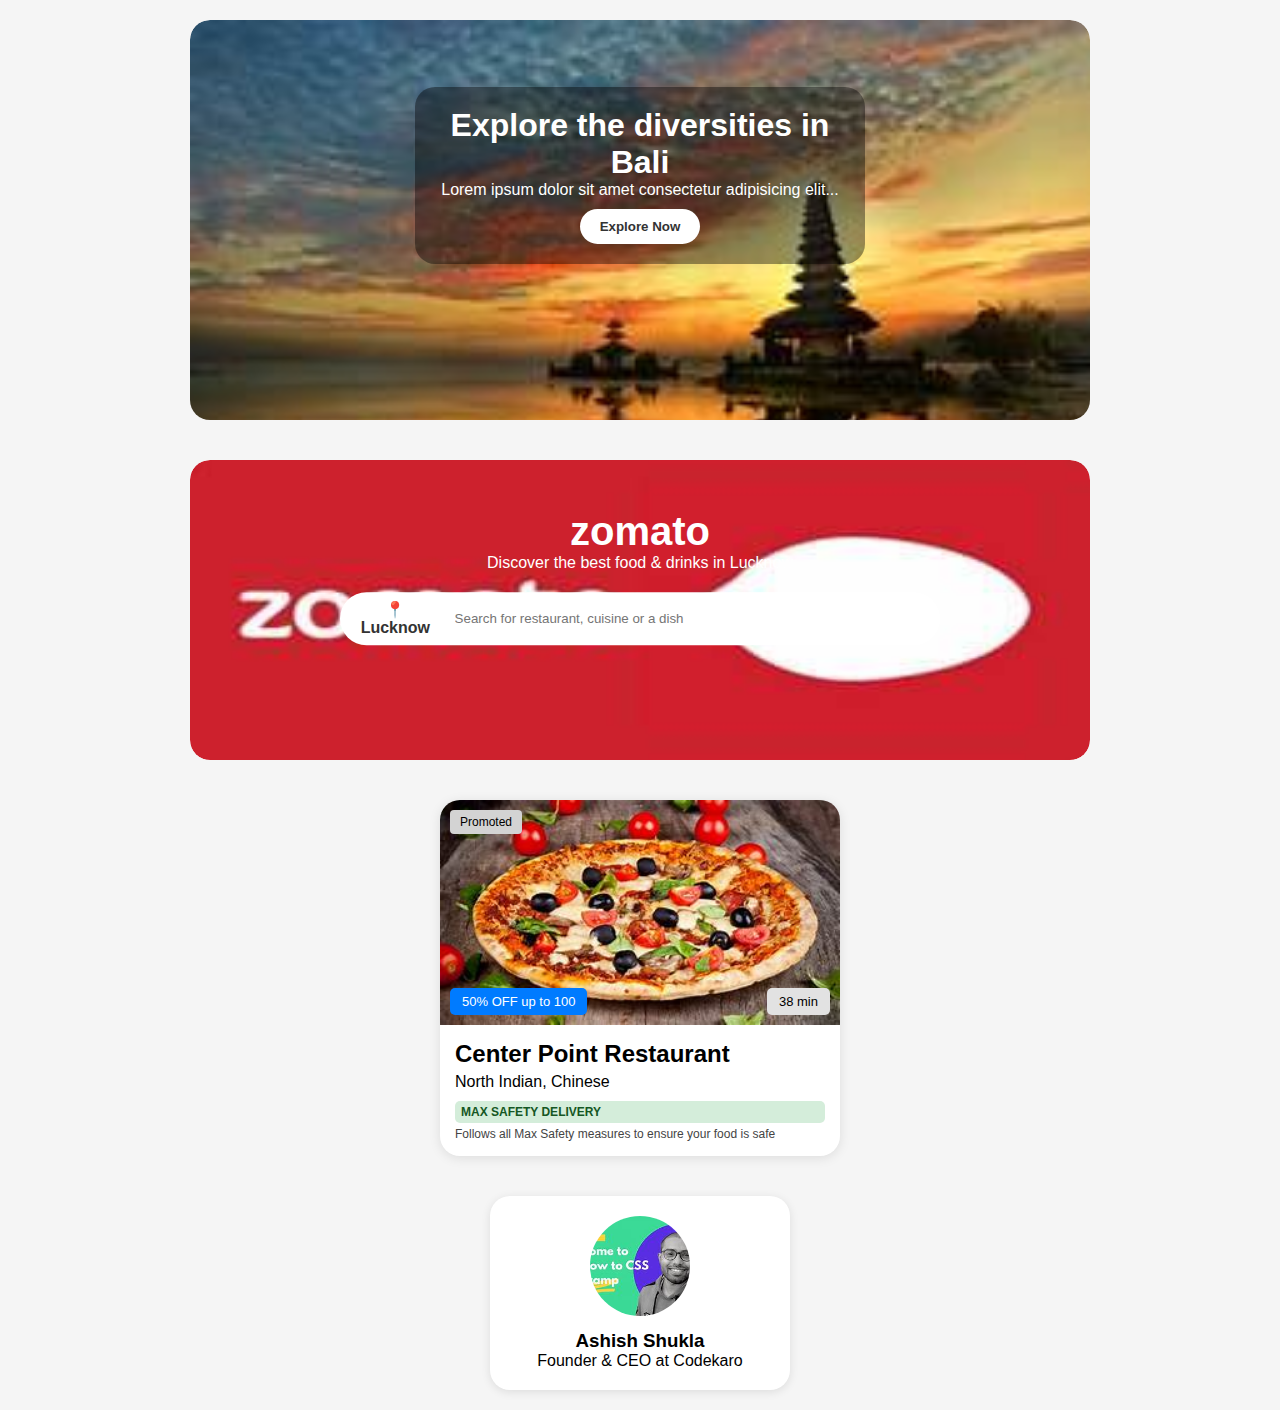
<file: assignment2/index.html>
<!DOCTYPE html>
<html lang="en">
<head>
  <meta charset="UTF-8" />
  <meta name="viewport" content="width=device-width, initial-scale=1.0"/>
  <title>CSS Position Layout</title>
  <link rel="stylesheet" href="styles.css" />
</head>
<body>

  <!-- Hero Section -->
  <div class="hero-section">
    <img src="./img/th.jpeg" alt="Beach" class="hero-bg">
    <div class="hero-content">
      <h1>Explore the diversities in Bali</h1>
      <p>Lorem ipsum dolor sit amet consectetur adipisicing elit...</p>
      <button>Explore Now</button>
    </div>
  </div>

  <!-- Zomato-style Search Banner -->
  <div class="zomato-banner">
    <img src="./img/th (3).jpeg" alt="Food Background">
    <div class="zomato-content">
      <h1><span class="highlight">zomato</span></h1>
      <p>Discover the best food & drinks in Lucknow</p>
      <div class="search-bar">
        <span class="location">📍 Lucknow</span>
        <input type="text" placeholder="Search for restaurant, cuisine or a dish">
      </div>
    </div>
  </div>

  <!-- Restaurant Card -->
  <div class="restaurant-card">
    <div class="restaurant-img">
      <img src="./img/th (1).jpeg" alt="Food">
      <span class="badge">Promoted</span>
      <span class="offer">50% OFF up to 100</span>
      <span class="time">38 min</span>
    </div>
    <div class="restaurant-info">
      <h2>Center Point Restaurant</h2>
      <p>North Indian, Chinese</p>
      <div class="safety-box">
        <span class="safety-label">MAX SAFETY DELIVERY</span>
        <span class="safety-text">Follows all Max Safety measures to ensure your food is safe</span>
      </div>
    </div>
  </div>

  <!-- Profile Card -->
  <div class="profile-card">
    <img src="./img/th (2).jpeg" alt="Ashish Shukla">
    <h3>Ashish Shukla</h3>
    <p>Founder & CEO at Codekaro</p>
  </div>

</body>
</html>
</file>
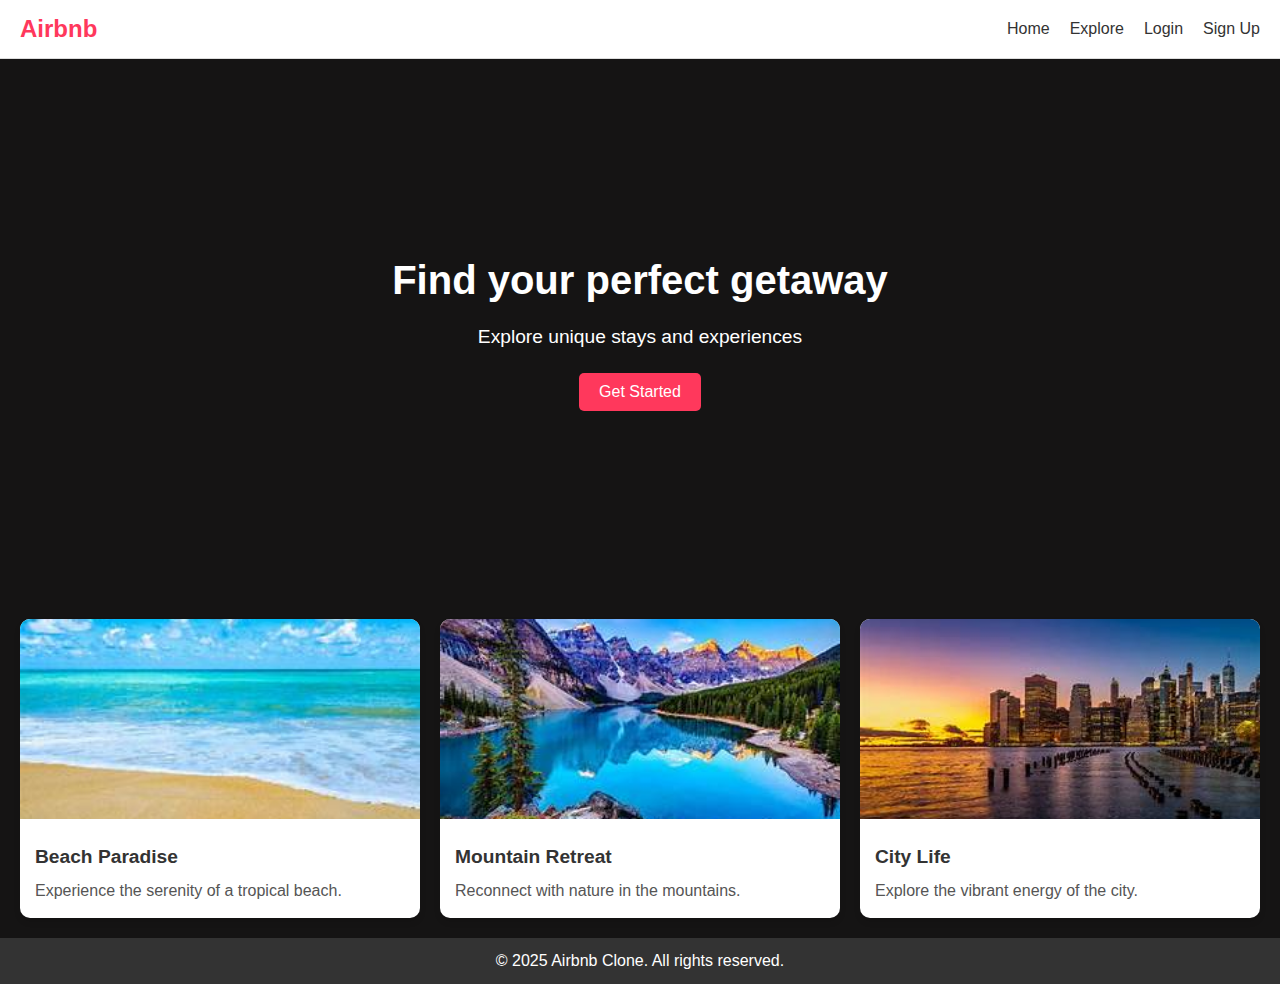
<file: assignment3/index.html>
<!DOCTYPE html>
<html lang="en">
<head>
    <meta charset="UTF-8">
    <meta name="viewport" content="width=device-width, initial-scale=1.0">
    <title>Airbnb Clone</title>
    <style>
        * {
            margin: 0;
            padding: 0;
            box-sizing: border-box;
        }

        body {
            font-family: Arial, sans-serif;
            line-height: 1.6;
            background-color: #151414;
            color: #333;
        }

        header {
            background-color: white;
            border-bottom: 1px solid #ddd;
            padding: 10px 20px;
            display: flex;
            justify-content: space-between;
            align-items: center;
        }

        header .logo {
            font-size: 1.5rem;
            font-weight: bold;
            color: #ff385c;
        }

        nav ul {
            list-style: none;
            display: flex;
            gap: 20px;
        }

        nav ul li {
            font-size: 1rem;
        }

        nav ul li a {
            text-decoration: none;
            color: #333;
        }

        .hero {
            display: flex;
            flex-direction: column;
            align-items: center;
            justify-content: center;
            text-align: center;
            background-image: url('https://source.unsplash.com/1600x900/?travel');
            background-size: cover;
            background-position: center;
            height: 60vh;
            color: white;
        }

        .hero h1 {
            font-size: 2.5rem;
            margin-bottom: 10px;
        }

        .hero p {
            font-size: 1.2rem;
            margin-bottom: 20px;
        }

        .hero button {
            padding: 10px 20px;
            font-size: 1rem;
            background-color: #ff385c;
            color: white;
            border: none;
            border-radius: 5px;
            cursor: pointer;
        }

        .hero button:hover {
            background-color: #e12d51;
        }

        .cards {
            display: grid;
            grid-template-columns: repeat(auto-fit, minmax(300px, 1fr));
            gap: 20px;
            padding: 20px;
        }

        .card {
            background-color: white;
            border-radius: 10px;
            overflow: hidden;
            box-shadow: 0 4px 6px rgba(0, 0, 0, 0.1);
        }

        .card img {
            width: 100%;
            height: 200px;
            object-fit: cover;
        }

        .card-content {
            padding: 15px;
        }

        .card-content h3 {
            font-size: 1.2rem;
            margin-bottom: 5px;
        }

        .card-content p {
            font-size: 1rem;
            color: #555;
        }

        footer {
            background-color: #333;
            color: white;
            text-align: center;
            padding: 10px 0;
        }
    </style>
</head>
<body>
    <header>
        <div class="logo">Airbnb</div>
        <nav>
            <ul>
                <li><a href="#">Home</a></li>
                <li><a href="#">Explore</a></li>
                <li><a href="#">Login</a></li>
                <li><a href="#">Sign Up</a></li>
            </ul>
        </nav>
    </header>

    <section class="hero">
        <h1>Find your perfect getaway</h1>
        <p>Explore unique stays and experiences</p>
        <button>Get Started</button>
    </section>

    <section class="cards">
        <div class="card">
            <img src="./img/th (4).jpeg" alt="Beach">
            <div class="card-content">
                <h3>Beach Paradise</h3>
                <p>Experience the serenity of a tropical beach.</p>
            </div>
        </div>
        <div class="card">
            <img src="./img/th.jpeg" alt="Mountain">
            <div class="card-content">
                <h3>Mountain Retreat</h3>
                <p>Reconnect with nature in the mountains.</p>
            </div>
        </div>
        <div class="card">
            <img src="./img/th (1).jpeg" alt="City">
            <div class="card-content">
                <h3>City Life</h3>
                <p>Explore the vibrant energy of the city.</p>
            </div>
        </div>
    </section>

    <footer>
        <p>&copy; 2025 Airbnb Clone. All rights reserved.</p>
    </footer>
</body>
</html>
</file>
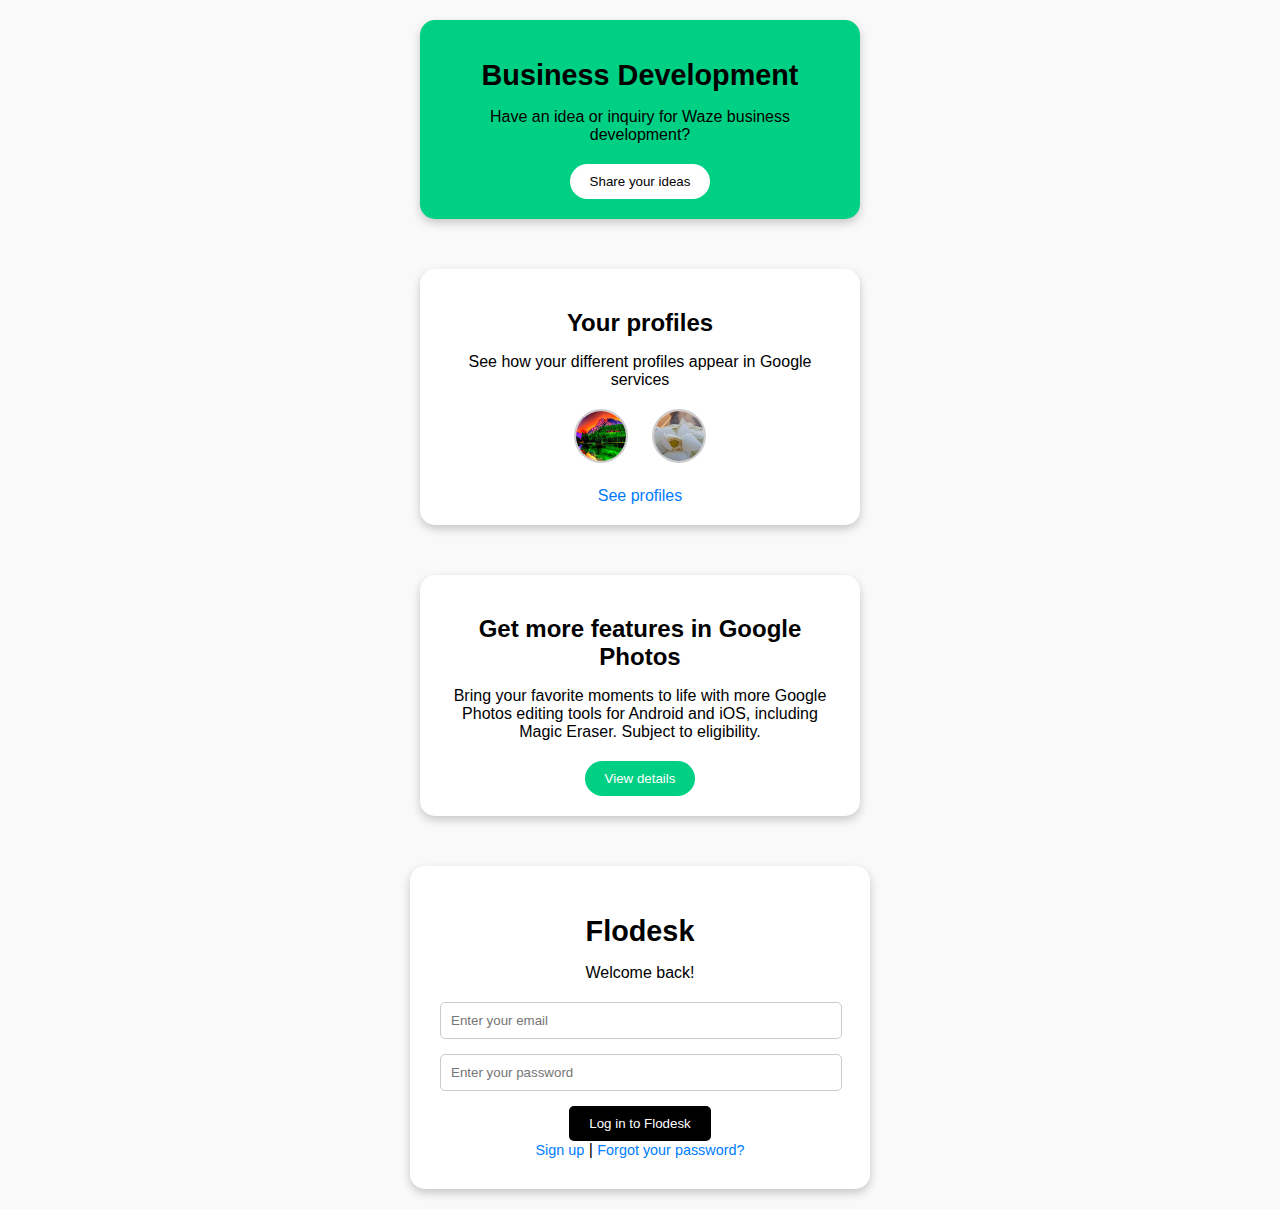
<file: codekaro assignment1/index.html>
<!DOCTYPE html>
<html lang="en">
<head>
  <meta charset="UTF-8">
  <meta name="viewport" content="width=device-width, initial-scale=1.0">
  <title>CodeKaro</title>
  <link rel="stylesheet" href="styles.css">
</head>
<body>
  <!-- Section 1: Business Development Card -->
  <div class="card">
    <h1>Business Development</h1>
    <p>Have an idea or inquiry for Waze business development?</p>
    <button>Share your ideas</button>
  </div>

  <!-- Section 2: Profiles Section -->
  <div class="profiles">
    <h2>Your profiles</h2>
    <p>See how your different profiles appear in Google services</p>
    <div class="profile-images">
      <img src="./848d482f7e204945681711ec0be06e53.jpg" alt="Profile 1">
      <img src="./send-some-beautiful-nature-photos.jpg" alt="Profile 2">
    </div>
    <a href="#" class="see-profiles">See profiles</a>
  </div>

  <!-- Section 3: Google Photos Feature -->
  <div class="google-photos">
    <h2>Get more features in Google Photos</h2>
    <p>Bring your favorite moments to life with more Google Photos editing tools for Android and iOS, including Magic Eraser. Subject to eligibility.</p>
    <button>View details</button>
  </div>

  <!-- Section 4: Login Form -->
  <div class="login-form">
    <h1>Flodesk</h1>
    <p>Welcome back!</p>
    <form>
      <input type="email" placeholder="Enter your email" required>
      <input type="password" placeholder="Enter your password" required>
      <button type="submit">Log in to Flodesk</button>
      <div class="links">
        <a href="#">Sign up</a> | <a href="#">Forgot your password?</a>
      </div>
    </form>
  </div>
</body>
</html>
</file>
<file: assignment2/styles.css>
* {
    box-sizing: border-box;
    margin: 0;
    padding: 0;
    font-family: Arial, sans-serif;
  }
  
  body {
    background: #f5f5f5;
    padding: 20px;
  }
  
  /* Hero Section */
  .hero-section {
    position: relative;
    width: 100%;
    max-width: 900px;
    margin: 0 auto 40px;
    border-radius: 20px;
    overflow: hidden;
    width: 100%;
    height: 400px;
  }
  
  .hero-bg {
    width: 100%;
    display: block;
    border-radius: 20px;
  }
  
  .hero-content {
    position: absolute;
    top: 30%;
    left: 50%;
    transform: translate(-50%, -30%);
    color: white;
    text-align: center;
    background-color: rgba(0,0,0,0.4);
    padding: 20px;
    border-radius: 20px;
  }
  
  .hero-content button {
    margin-top: 10px;
    padding: 10px 20px;
    border: none;
    border-radius: 25px;
    font-weight: bold;
    background: white;
    color: #333;
    cursor: pointer;
  }
  
  /* Zomato Banner */
  .zomato-banner {
    position: relative;
    width: 100%;
    max-width: 900px;
    margin: 0 auto 40px;
    overflow: hidden;
    border-radius: 20px;
  }
  
  .zomato-banner img {
    width: 100%;
    display: block;
    border-radius: 20px;
    width: 100%;
    height: 300px;
  }
  
  .zomato-content {
    position: absolute;
    top: 30%;
    left: 50%;
    transform: translate(-50%, -30%);
    color: white;
    text-align: center;
    width: 90%;
  }
  
  .zomato-content .highlight {
    font-size: 2.5rem;
    font-weight: bold;
  }
  
  .zomato-content .search-bar {
    margin-top: 20px;
    background: white;
    display: flex;
    justify-content: center;
    align-items: center;
    border-radius: 30px;
    padding: 8px 16px;
    width: 100%;
    max-width: 600px;
    margin-left: auto;
    margin-right: auto;
  }
  
  .search-bar .location {
    margin-right: 10px;
    color: #333;
    font-weight: bold;
  }
  
  .search-bar input {
    border: none;
    padding: 10px;
    width: 100%;
    outline: none;
  }
  
  /* Restaurant Card */
  .restaurant-card {
    position: relative;
    width: 400px;
    margin: 0 auto 40px;
    background: white;
    border-radius: 20px;
    overflow: hidden;
    box-shadow: 0 2px 12px rgba(0,0,0,0.1);
  }
  
  .restaurant-img {
    position: relative;
  }
  
  .restaurant-img img {
    width: 100%;
    display: block;
  }
  
  .badge {
    position: absolute;
    top: 10px;
    left: 10px;
    background: lightgray;
    padding: 5px 10px;
    font-size: 12px;
    border-radius: 4px;
  }
  
  .offer {
    position: absolute;
    bottom: 10px;
    left: 10px;
    background: #007bff;
    color: white;
    padding: 6px 12px;
    border-radius: 5px;
    font-size: 13px;
  }
  
  .time {
    position: absolute;
    bottom: 10px;
    right: 10px;
    background: #e2e2e2;
    padding: 6px 12px;
    border-radius: 5px;
    font-size: 13px;
  }
  
  .restaurant-info {
    padding: 15px;
  }
  
  .restaurant-info h2 {
    margin-bottom: 5px;
  }
  
  .safety-box {
    margin-top: 10px;
    display: flex;
    flex-direction: column;
  }
  
  .safety-label {
    background: #d4edda;
    color: #155724;
    padding: 4px 6px;
    font-size: 12px;
    font-weight: bold;
    border-radius: 5px;
    margin-bottom: 4px;
  }
  
  .safety-text {
    font-size: 12px;
    color: #444;
  }
  
  /* Profile Card */
  .profile-card {
    background: white;
    width: 300px;
    margin: 0 auto;
    padding: 20px;
    border-radius: 20px;
    text-align: center;
    box-shadow: 0 2px 10px rgba(0,0,0,0.1);
  }
  
  .profile-card img {
    width: 100px;
    height: 100px;
    object-fit: cover;
    border-radius: 50%;
    margin-bottom: 10px;
  }
</file>
<file: codekaro assignment1/styles.css>
/* General Styles */
body {
    font-family: Arial, sans-serif;
    margin: 0;
    padding: 0;
    display: flex;
    flex-direction: column;
    align-items: center;
    gap: 50px;
    background-color: #f9f9f9;
    padding: 20px;
  }
  
  /* Section 1: Business Development Card */
  .card {
    background-color: #00d084;
    color: #000;
    width: 400px;
    padding: 20px;
    border-radius: 15px;
    box-shadow: 0 4px 10px rgba(0, 0, 0, 0.2);
    text-align: center;
  }
  
  .card h1 {
    font-size: 1.8em;
    margin-bottom: 10px;
  }
  
  .card p {
    font-size: 1em;
    margin-bottom: 20px;
  }
  
  .card button {
    background-color: #fff;
    color: #000;
    border: none;
    border-radius: 50px;
    padding: 10px 20px;
    cursor: pointer;
  }
  
  /* Section 2: Profiles Section */
  .profiles {
    background-color: #fff;
    padding: 20px;
    width: 400px;
    border-radius: 15px;
    box-shadow: 0 4px 10px rgba(0, 0, 0, 0.2);
    text-align: center;
  }
  
  .profiles h2 {
    font-size: 1.5em;
    margin-bottom: 10px;
  }
  
  .profiles p {
    font-size: 1em;
    margin-bottom: 20px;
  }
  
  .profile-images img {
    height: 50px;
    width: 50px;
    margin: 0 10px;
    border-radius: 50%;
    border: 2px solid #ccc;
  }
  
  .see-profiles {
    display: inline-block;
    margin-top: 20px;
    color: #007BFF;
    text-decoration: none;
  }
  
  /* Section 3: Google Photos Feature */
  .google-photos {
    background-color: #fff;
    padding: 20px;
    width: 400px;
    border-radius: 15px;
    box-shadow: 0 4px 10px rgba(0, 0, 0, 0.2);
    text-align: center;
  }
  
  .google-photos h2 {
    font-size: 1.5em;
    margin-bottom: 10px;
  }
  
  .google-photos p {
    font-size: 1em;
    margin-bottom: 20px;
  }
  
  .google-photos button {
    background-color: #00d084;
    color: #fff;
    border: none;
    border-radius: 50px;
    padding: 10px 20px;
    cursor: pointer;
  }
  
  /* Section 4: Login Form */
  .login-form {
    background-color: #fff;
    padding: 30px;
    width: 400px;
    border-radius: 15px;
    box-shadow: 0 4px 10px rgba(0, 0, 0, 0.2);
    text-align: center;
  }
  
  .login-form h1 {
    font-size: 1.8em;
    margin-bottom: 10px;
  }
  
  .login-form p {
    font-size: 1em;
    margin-bottom: 20px;
  }
  
  .login-form input {
    width: calc(100% - 20px);
    padding: 10px;
    margin-bottom: 15px;
    border: 1px solid #ccc;
    border-radius: 5px;
  }
  
  .login-form button {
    background-color: #000;
    color: #fff;
    border: none;
    border-radius: 5px;
    padding: 10px 20px;
    cursor: pointer;
  }
  
  .links a {
    color: #007BFF;
    text-decoration: none;
    font-size: 0.9em;
  }
</file>
